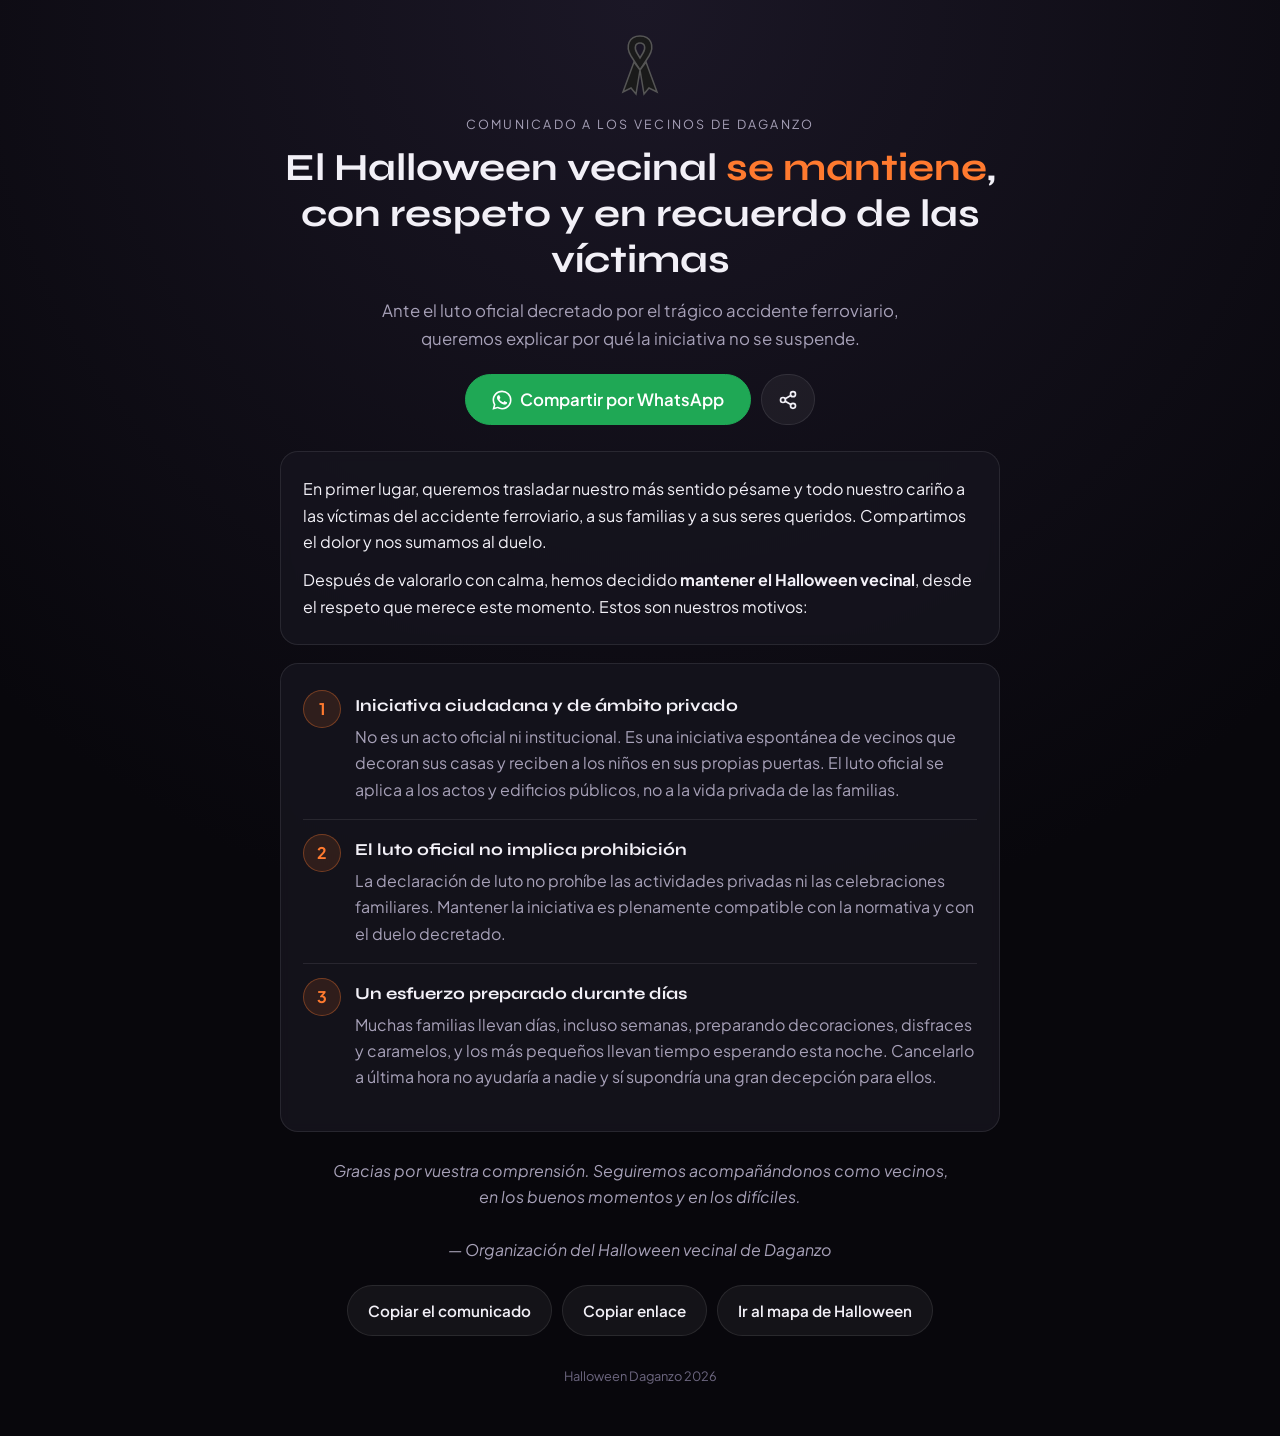
<file: comunicado-luto.html>
<!DOCTYPE html>
<html lang="es">
<head>
  <meta charset="UTF-8">
  <meta name="viewport" content="width=device-width, initial-scale=1.0, viewport-fit=cover">
  <!-- Página NO enlazada desde la web: sólo accesible por enlace directo. No indexar en buscadores. -->
  <meta name="robots" content="noindex, nofollow, noarchive">
  <meta name="theme-color" content="#08070c">
  <title>Comunicado · Halloween Daganzo 2026</title>
  <meta name="description" content="El Halloween vecinal de Daganzo se mantiene, con respeto y en recuerdo de las víctimas del accidente ferroviario.">

  <!-- Vista previa al compartir por WhatsApp / redes (las URLs deben ser absolutas) -->
  <meta property="og:type" content="article">
  <meta property="og:site_name" content="Halloween Daganzo 2026">
  <meta property="og:url" content="https://halloweendaganzo.github.io/mapa-halloween/comunicado-luto.html">
  <meta property="og:title" content="Comunicado a los vecinos · El Halloween vecinal se mantiene">
  <meta property="og:description" content="Con respeto y en recuerdo de las víctimas del accidente ferroviario. Te explicamos nuestros motivos.">
  <meta property="og:image" content="https://halloweendaganzo.github.io/mapa-halloween/assets/comunicado-luto-og.jpg">
  <meta property="og:image:type" content="image/jpeg">
  <meta property="og:image:width" content="1200">
  <meta property="og:image:height" content="630">
  <meta property="og:image:alt" content="Comunicado: el Halloween vecinal de Daganzo se mantiene">
  <meta name="twitter:card" content="summary_large_image">

  <link rel="icon" href="data:image/svg+xml,<svg xmlns='http://www.w3.org/2000/svg' viewBox='0 0 100 100'><text y='.9em' font-size='90'>🖤</text></svg>">
  <link rel="preconnect" href="https://fonts.googleapis.com">
  <link href="https://fonts.googleapis.com/css2?family=Plus+Jakarta+Sans:wght@400;500;600;700&family=Syne:wght@700;800&display=swap" rel="stylesheet">

  <style>
    :root {
      --bg: #08070c;
      --card: rgba(22, 20, 30, 0.85);
      --border: rgba(255, 255, 255, 0.09);
      --text: #f2f0f7;
      --muted: #a7a1b8;
      --accent: #ff7a2f;      /* naranja Halloween, atenuado */
      --accent-soft: rgba(255, 122, 47, 0.12);
      --wa: #1fa855;
      --wa-hover: #25c262;
      --font-display: 'Syne', sans-serif;
      --font-body: 'Plus Jakarta Sans', system-ui, sans-serif;
    }
    * { box-sizing: border-box; margin: 0; padding: 0; }
    html { -webkit-text-size-adjust: 100%; }
    body {
      font-family: var(--font-body);
      background: radial-gradient(circle at 50% 0%, #1b1726 0%, var(--bg) 60%);
      color: var(--text);
      min-height: 100vh;
      line-height: 1.65;
      padding: 32px 18px calc(48px + env(safe-area-inset-bottom));
    }
    main { max-width: 720px; margin: 0 auto; }

    .ribbon { display: block; margin: 0 auto 18px; width: 46px; height: 64px; }
    .kicker {
      text-align: center;
      font-size: 0.78rem;
      letter-spacing: 0.18em;
      text-transform: uppercase;
      color: var(--muted);
      margin-bottom: 10px;
    }
    h1 {
      font-family: var(--font-display);
      text-align: center;
      font-size: clamp(1.6rem, 5.5vw, 2.4rem);
      line-height: 1.2;
      margin-bottom: 14px;
    }
    h1 span { color: var(--accent); }
    .lead {
      text-align: center;
      color: var(--muted);
      font-size: 1.05rem;
      max-width: 600px;
      margin: 0 auto 22px;
    }

    .card {
      background: var(--card);
      border: 1px solid var(--border);
      border-radius: 18px;
      padding: 24px 22px;
      margin-bottom: 18px;
      backdrop-filter: blur(6px);
    }
    .card p + p { margin-top: 12px; }

    .args { list-style: none; counter-reset: arg; }
    .args li {
      counter-increment: arg;
      position: relative;
      padding: 16px 0 16px 52px;
      border-top: 1px solid var(--border);
    }
    .args li:first-child { border-top: none; padding-top: 4px; }
    .args li::before {
      content: counter(arg);
      position: absolute;
      left: 0; top: 14px;
      width: 36px; height: 36px;
      border-radius: 50%;
      display: grid; place-items: center;
      font-family: var(--font-body);
      font-weight: 700;
      color: var(--accent);
      background: var(--accent-soft);
      border: 1px solid rgba(255, 122, 47, 0.35);
    }
    .args li:first-child::before { top: 2px; }
    .args h3 { font-family: var(--font-display); font-size: 1.05rem; margin-bottom: 4px; }
    .args p { color: var(--muted); }

    .signature {
      text-align: center;
      color: var(--muted);
      margin: 26px 0 22px;
      font-style: italic;
    }

    /* ---------- Botones de compartir ---------- */
    .actions { display: flex; flex-wrap: wrap; gap: 10px; justify-content: center; }
    .btn {
      display: inline-flex; align-items: center; justify-content: center; gap: 8px;
      font-family: var(--font-body);
      font-weight: 600;
      font-size: 0.95rem;
      border-radius: 999px;
      padding: 12px 20px;
      border: 1px solid var(--border);
      background: rgba(255, 255, 255, 0.05);
      color: var(--text);
      text-decoration: none;
      cursor: pointer;
      transition: background 0.2s, border-color 0.2s, transform 0.1s;
    }
    .btn:hover { background: rgba(255, 255, 255, 0.1); border-color: rgba(255,255,255,0.2); }
    .btn:active { transform: scale(0.97); }
    .btn svg { width: 20px; height: 20px; flex-shrink: 0; }
    .btn-wa { background: var(--wa); border-color: var(--wa); color: #fff; }
    .btn-wa:hover { background: var(--wa-hover); border-color: var(--wa-hover); }
    .btn-lg { font-size: 1.05rem; padding: 14px 26px; }

    .share-top { margin-bottom: 26px; }
    .btn-icon { padding: 12px 14px; }
    .btn-icon.btn-lg { padding: 14px 16px; }

    .toast {
      position: fixed;
      left: 50%; bottom: calc(24px + env(safe-area-inset-bottom));
      transform: translateX(-50%) translateY(20px);
      background: #2a2733; color: #fff;
      padding: 10px 18px; border-radius: 999px;
      font-size: 0.9rem;
      opacity: 0; pointer-events: none;
      transition: opacity 0.25s, transform 0.25s;
      z-index: 11;
      white-space: nowrap;
    }
    .toast.show { opacity: 1; transform: translateX(-50%) translateY(0); }

    footer { text-align: center; font-size: 0.8rem; color: #6d6780; margin-top: 30px; }
  </style>
</head>
<body>
  <main>
    <!-- Crespón negro de luto -->
    <svg class="ribbon" viewBox="0 0 46 64" aria-hidden="true">
      <path d="M23 4 C12 4 8 14 14 24 L23 38 L32 24 C38 14 34 4 23 4 Z M23 11 C28 11 29 16 26 21 L23 26 L20 21 C17 16 18 11 23 11 Z"
            fill="#1a1a1a" stroke="#555" stroke-width="1.5"/>
      <path d="M17 30 L6 60 L14 56 L19 62 L23 38 Z M29 30 L40 60 L32 56 L27 62 L23 38 Z"
            fill="#1a1a1a" stroke="#555" stroke-width="1.5"/>
    </svg>

    <p class="kicker">Comunicado a los vecinos de Daganzo</p>
    <h1>El Halloween vecinal <span>se mantiene</span>, con respeto y en recuerdo de las víctimas</h1>
    <p class="lead">
      Ante el luto oficial decretado por el trágico accidente ferroviario, queremos explicar por qué
      la iniciativa no se suspende.
    </p>

    <div class="actions share-top">
      <button class="btn btn-wa btn-lg js-share-wa" type="button">
        <svg viewBox="0 0 24 24" fill="currentColor" aria-hidden="true"><path d="M17.47 14.38c-.3-.15-1.76-.87-2.03-.97-.27-.1-.47-.15-.67.15-.2.3-.77.97-.94 1.17-.17.2-.35.22-.65.07-.3-.15-1.26-.46-2.4-1.48-.89-.79-1.49-1.77-1.66-2.07-.17-.3-.02-.46.13-.61.13-.13.3-.35.45-.52.15-.17.2-.3.3-.5.1-.2.05-.37-.02-.52-.08-.15-.67-1.62-.92-2.22-.24-.58-.49-.5-.67-.51h-.57c-.2 0-.52.07-.79.37-.27.3-1.04 1.02-1.04 2.48s1.07 2.88 1.21 3.08c.15.2 2.1 3.2 5.08 4.49.71.31 1.26.49 1.69.63.71.23 1.36.2 1.87.12.57-.09 1.76-.72 2.01-1.41.25-.7.25-1.29.17-1.41-.07-.13-.27-.2-.57-.35zM12.04 21.5h-.01a9.45 9.45 0 0 1-4.82-1.32l-.35-.21-3.58.94.96-3.49-.23-.36a9.43 9.43 0 0 1-1.45-5.03c0-5.22 4.25-9.47 9.48-9.47 2.53 0 4.91.99 6.7 2.78a9.41 9.41 0 0 1 2.77 6.7c0 5.22-4.25 9.46-9.47 9.46zm8.06-17.53A11.33 11.33 0 0 0 12.04.63C5.76.63.65 5.74.65 12.02c0 2.01.52 3.97 1.52 5.69L.55 23.6l6.04-1.58a11.36 11.36 0 0 0 5.44 1.39h.01c6.28 0 11.39-5.11 11.39-11.39 0-3.04-1.18-5.9-3.33-8.05z"/></svg>
        Compartir por WhatsApp
      </button>
      <button class="btn btn-icon btn-lg js-share-native" type="button" aria-label="Más opciones para compartir" hidden>
      <svg viewBox="0 0 24 24" fill="none" stroke="currentColor" stroke-width="2" stroke-linecap="round" stroke-linejoin="round" aria-hidden="true"><circle cx="18" cy="5" r="3"/><circle cx="6" cy="12" r="3"/><circle cx="18" cy="19" r="3"/><line x1="8.6" y1="13.5" x2="15.4" y2="17.5"/><line x1="15.4" y1="6.5" x2="8.6" y2="10.5"/></svg>
    </button>
    </div>

    <section class="card">
      <p>
        En primer lugar, queremos trasladar nuestro más sentido pésame y todo nuestro cariño a las
        víctimas del accidente ferroviario, a sus familias y a sus seres queridos. Compartimos el dolor
        y nos sumamos al duelo.
      </p>
      <p>
        Después de valorarlo con calma, hemos decidido <strong>mantener el Halloween vecinal</strong>,
        desde el respeto que merece este momento. Estos son nuestros motivos:
      </p>
    </section>

    <!-- ====================================================
         ARGUMENTOS (editar aquí el texto definitivo).
         Si se cambian, actualizar también WA_POINTS en el script de abajo.
         ==================================================== -->
    <section class="card">
      <ol class="args">
        <li>
          <h3>Iniciativa ciudadana y de ámbito privado</h3>
          <p>
            No es un acto oficial ni institucional. Es una iniciativa espontánea de vecinos que decoran
            sus casas y reciben a los niños en sus propias puertas. El luto oficial se aplica a los actos
            y edificios públicos, no a la vida privada de las familias.
          </p>
        </li>
        <li>
          <h3>El luto oficial no implica prohibición</h3>
          <p>
            La declaración de luto no prohíbe las actividades privadas ni las celebraciones familiares.
            Mantener la iniciativa es plenamente compatible con la normativa y con el duelo decretado.
          </p>
        </li>
        <li>
          <h3>Un esfuerzo preparado durante días</h3>
          <p>
            Muchas familias llevan días, incluso semanas, preparando decoraciones, disfraces y caramelos,
            y los más pequeños llevan tiempo esperando esta noche. Cancelarlo a última hora no ayudaría
            a nadie y sí supondría una gran decepción para ellos.
          </p>
        </li>
      </ol>
    </section>

    <p class="signature">
      Gracias por vuestra comprensión. Seguiremos acompañándonos como vecinos,<br>
      en los buenos momentos y en los difíciles.<br><br>
      — Organización del Halloween vecinal de Daganzo
    </p>

    <div class="actions">
      <button class="btn js-copy-text" type="button">Copiar el comunicado</button>
      <button class="btn js-copy-link" type="button">Copiar enlace</button>
      <a class="btn" href="index.html">Ir al mapa de Halloween</a>
    </div>

    <footer>Halloween Daganzo 2026</footer>
  </main>

  <div class="toast" id="toast"></div>

  <script>
    (function () {
      // URL canónica del comunicado (sin parámetros ni #)
      var PAGE_URL = 'https://halloweendaganzo.github.io/mapa-halloween/comunicado-luto.html';
      var url = /^https?:/.test(location.protocol) && location.hostname.indexOf('github.io') !== -1
        ? location.origin + location.pathname
        : PAGE_URL;

      // Resumen de los motivos para el mensaje de WhatsApp (*negrita* = formato de WhatsApp)
      var WA_POINTS = [
        'Es una iniciativa ciudadana y de ámbito privado, no un acto oficial.',
        'El luto oficial no implica prohibición de actividades privadas.',
        'Muchas familias llevan días preparándolo con ilusión.'
      ];
      var NUMS = ['1️⃣', '2️⃣', '3️⃣', '4️⃣', '5️⃣', '6️⃣', '7️⃣', '8️⃣', '9️⃣'];

      var message =
        '🖤 *Comunicado a los vecinos de Daganzo*\n\n' +
        'El *Halloween vecinal se mantiene*, con respeto y en recuerdo de las víctimas del accidente ferroviario. ' +
        'Nuestro más sentido pésame a sus familias y seres queridos.\n\n' +
        '*Nuestros motivos:*\n' +
        WA_POINTS.map(function (p, i) { return NUMS[i] + ' ' + p; }).join('\n') +
        '\n\n👉 Comunicado completo: ' + url;

      function toast(msg) {
        var t = document.getElementById('toast');
        t.textContent = msg;
        t.classList.add('show');
        clearTimeout(t._h);
        t._h = setTimeout(function () { t.classList.remove('show'); }, 2000);
      }

      function copy(text, okMsg) {
        if (navigator.clipboard && window.isSecureContext) {
          navigator.clipboard.writeText(text).then(function () { toast(okMsg); }, fallback);
        } else { fallback(); }
        function fallback() {
          var ta = document.createElement('textarea');
          ta.value = text; ta.setAttribute('readonly', '');
          ta.style.position = 'fixed'; ta.style.opacity = '0';
          document.body.appendChild(ta); ta.select();
          try { document.execCommand('copy'); toast(okMsg); } catch (e) { toast('No se pudo copiar'); }
          document.body.removeChild(ta);
        }
      }

      // WhatsApp: abre la app en el móvil o WhatsApp Web en el ordenador
      var waLink = 'https://api.whatsapp.com/send?text=' + encodeURIComponent(message);
      document.querySelectorAll('.js-share-wa').forEach(function (b) {
        b.addEventListener('click', function () { window.location.href = waLink; });
      });

      // Menú nativo de compartir del móvil (Telegram, SMS, Instagram...)
      if (navigator.share) {
        document.querySelectorAll('.js-share-native').forEach(function (b) {
          b.hidden = false;
          b.addEventListener('click', function () {
            navigator.share({ title: 'Comunicado · Halloween Daganzo 2026', text: message.replace(/\s*👉.*$/, ''), url: url })
              .catch(function () {});
          });
        });
      }

      document.querySelector('.js-copy-text').addEventListener('click', function () {
        copy(message, 'Comunicado copiado: pégalo en tu grupo');
      });
      document.querySelector('.js-copy-link').addEventListener('click', function () {
        copy(url, 'Enlace copiado');
      });
    })();
  </script>
</body>
</html>
</file>
